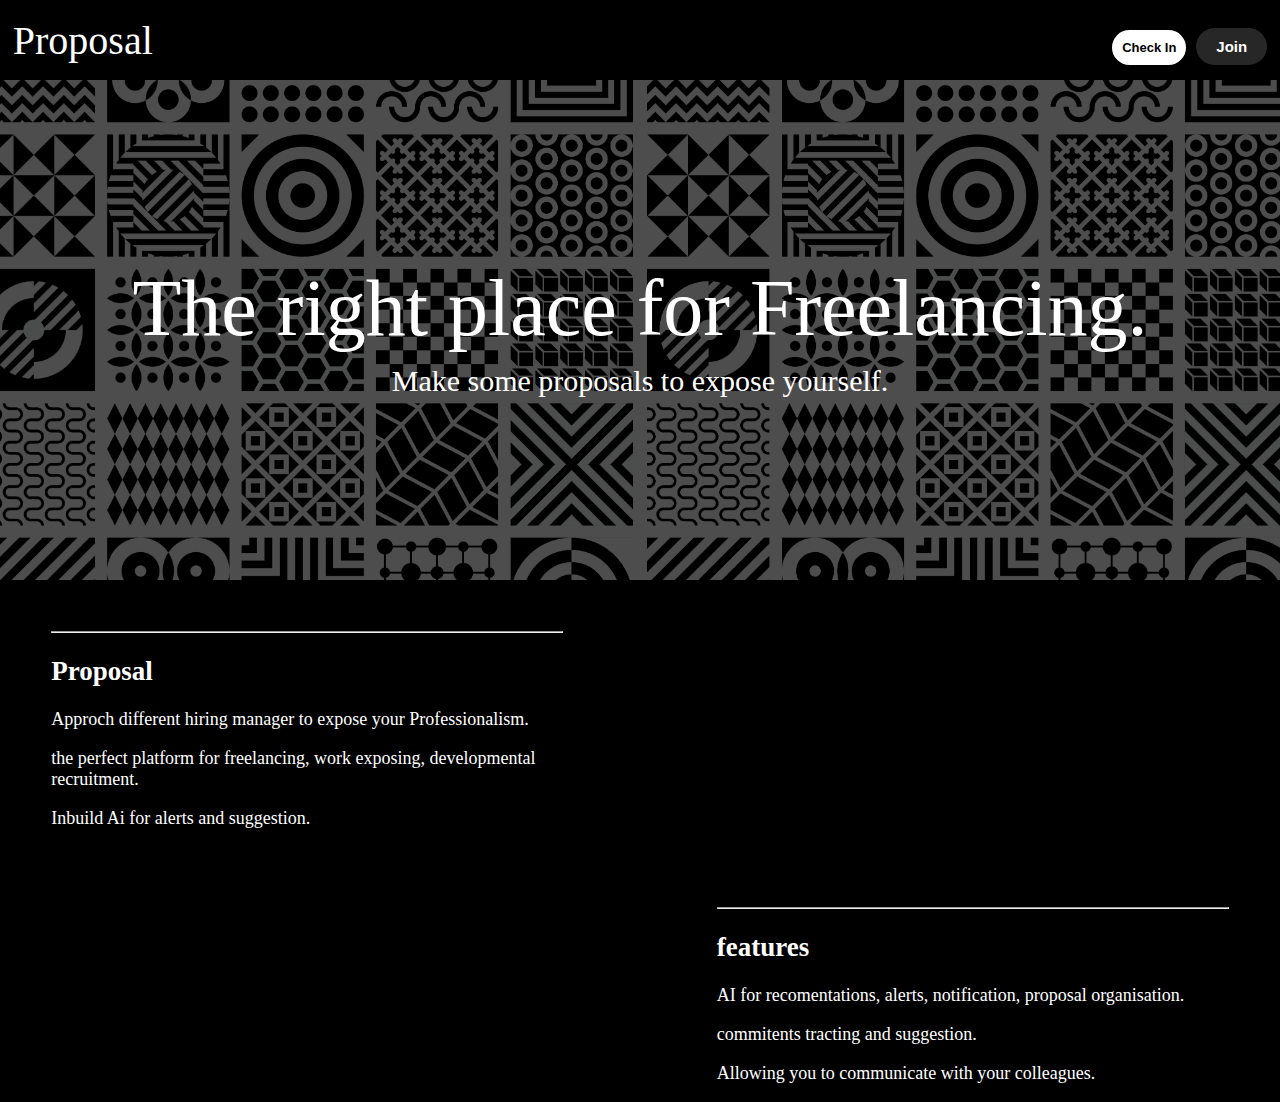
<file: index.html>
<html>
  <head>
    <title>Proposal</title>
    <link rel="stylesheet" href="main-window-style.css">
  </head>
  <body>
    <div class="banner">
      Proposal
      <div>
        <a href="check-in.html"><button class="check-in">Check In</button></a>
        <a href="joinPage.html"><button class="join">Join</button></a>
      </div>
    </div>
    <img src="banner.jpg" loading="eager">
    <div class="title">
      <span>The right place for Freelancing.</span>
      <p>Make some proposals to expose yourself.</p>
    </div>
    <div class="Proposal">
      <hr>
      <h2>Proposal</h2>
      <p>Approch different hiring manager to expose your Professionalism.</p>
      <p>the perfect platform for freelancing, work exposing, developmental recruitment.</p>
      <p>Inbuild Ai for alerts and suggestion.</p>
    </div>
    <div class="hr">
    <div class="features">
      <hr>
      <h2>features</h2>
      <p>AI for recomentations, alerts, notification, proposal organisation.</p>
      <p>commitents tracting and suggestion.</p>
      <p>Allowing you to communicate with your colleagues.</p>
    </div>
    </div>
    
  </body>
</html>
</file>
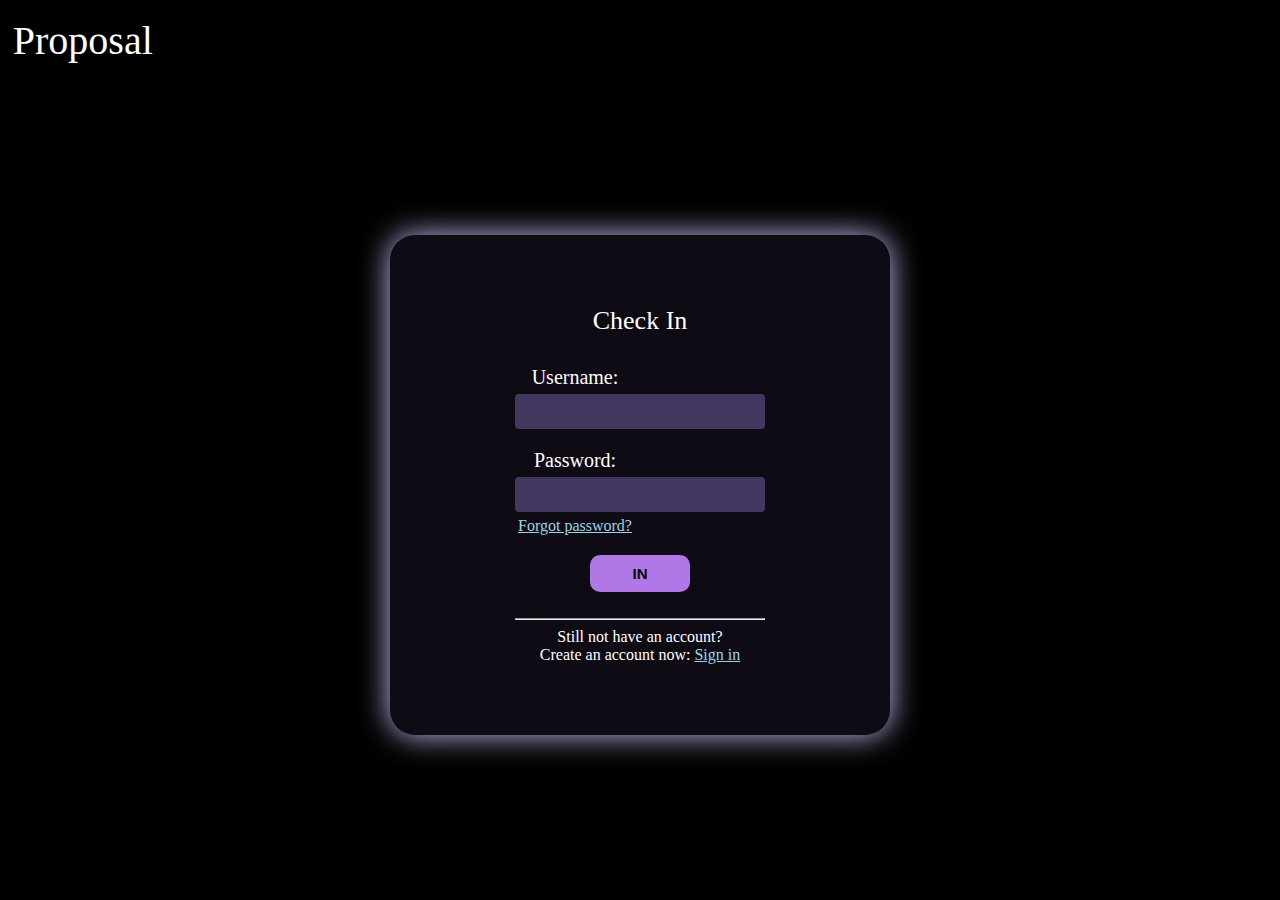
<file: check-in.html>
<html>
  <head>
    <title>Check In</title>
    <link rel="stylesheet" href="check-in-style.css">
  </head>
  <body>
    <div class="banner">Proposal</div>
    <div class="container">
      <div class="frame">
        <div class="con">
        <div class="title">Check In</div>
        <form action="design.html">
          <label>Username:</label>
          <input type="text" required>
          <label>Password:</label>
          <input type="password" id="pass" required>
          <a href="#"><span class="forgot">Forgot password?</span></a>
          <div><button value="submit" class="submit">IN</button></div>
        </form>
        <hr>
        <p class="p">Still not have an account?</p>
        <p>Create an account now: <a href="joinPage.html">Sign in</a></p>
        </div>
      </div>
    </div>
  </body>
</html>
</file>
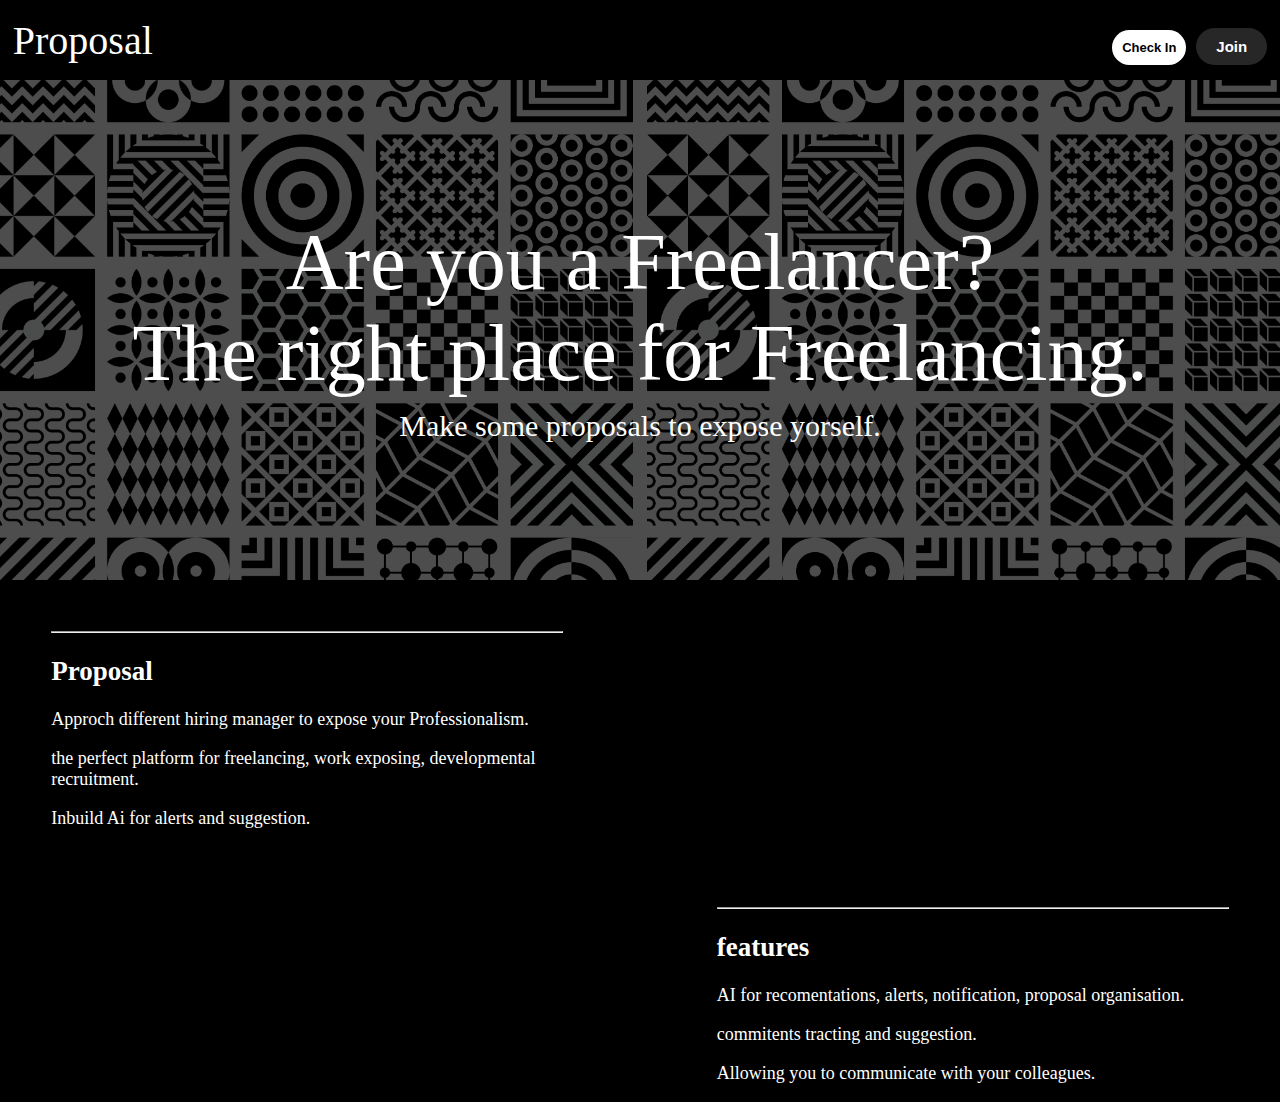
<file: design.html>
<html>
  <head>
    <title>Proposal</title>
    <link rel="stylesheet" href="pra_style.css">
  </head>
  <body>
    <div class="banner">
      Proposal
      <div>
        <a href="sample.html"><button class="check-in">Check In</button></a>
        <button class="join">Join</button>
      </div>
    </div>
    <img src="banner.jpg" loading="eager">
    <div class="title">
      <span>Are you a Freelancer?</span>
      <span>The right place for Freelancing.</span>
      <p>Make some proposals to expose yorself.</p>
    </div>
    <div class="Proposal">
      <hr>
      <h2>Proposal</h2>
      <p>Approch different hiring manager to expose your Professionalism.</p>
      <p>the perfect platform for freelancing, work exposing, developmental recruitment.</p>
      <p>Inbuild Ai for alerts and suggestion.</p>
    </div>
    <div class="hr">
    <div class="features">
      <hr>
      <h2>features</h2>
      <p>AI for recomentations, alerts, notification, proposal organisation.</p>
      <p>commitents tracting and suggestion.</p>
      <p>Allowing you to communicate with your colleagues.</p>
    </div>
    </div>
    
  </body>
</html>
</file>
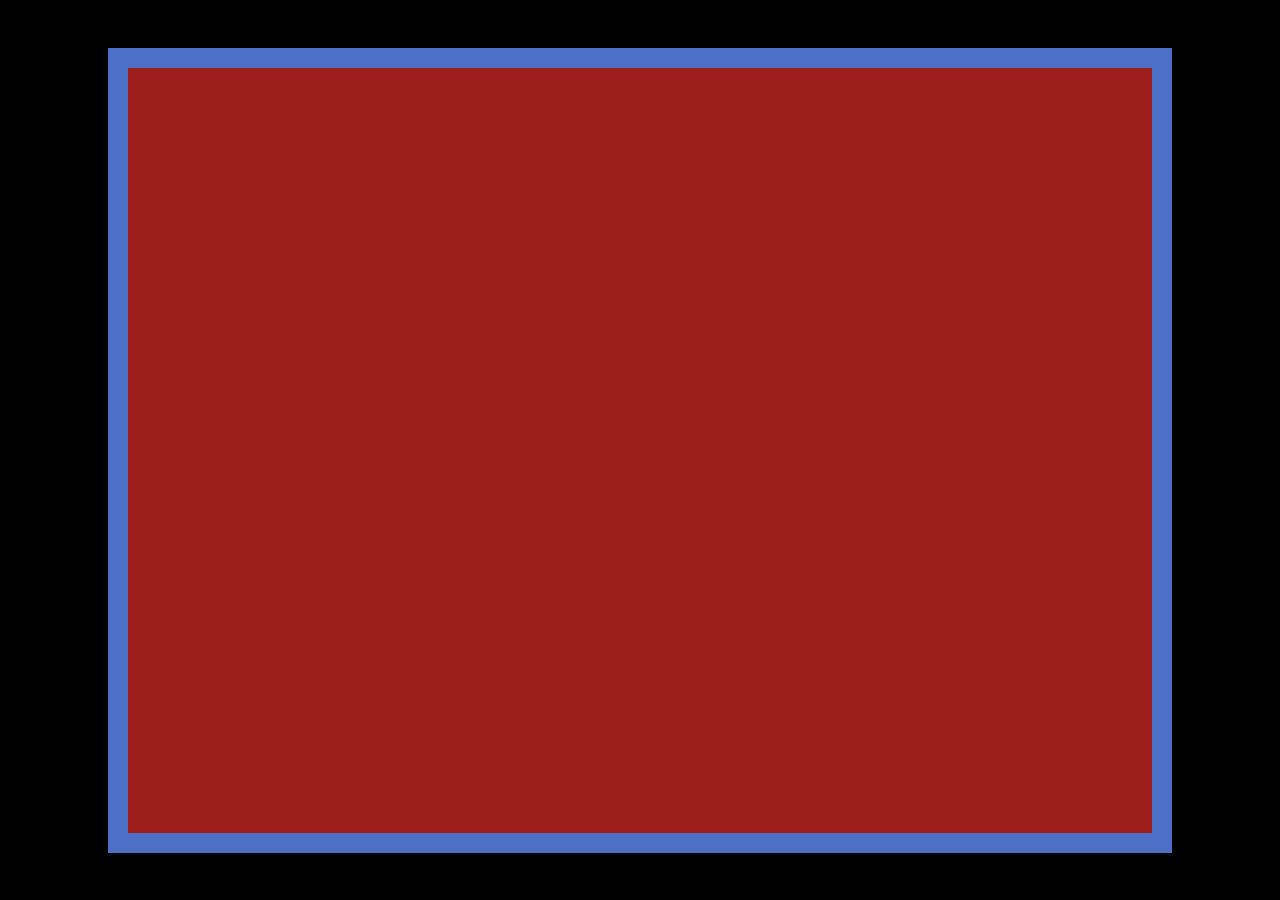
<file: flip.html>
<html>
    <head>
        <link rel="stylesheet" href="flip.css">
    </head>
    <body>
        <div class="container">
            <div class="frame-1">
                
            </div>
            
        </div>
    </body>
</html>
</file>
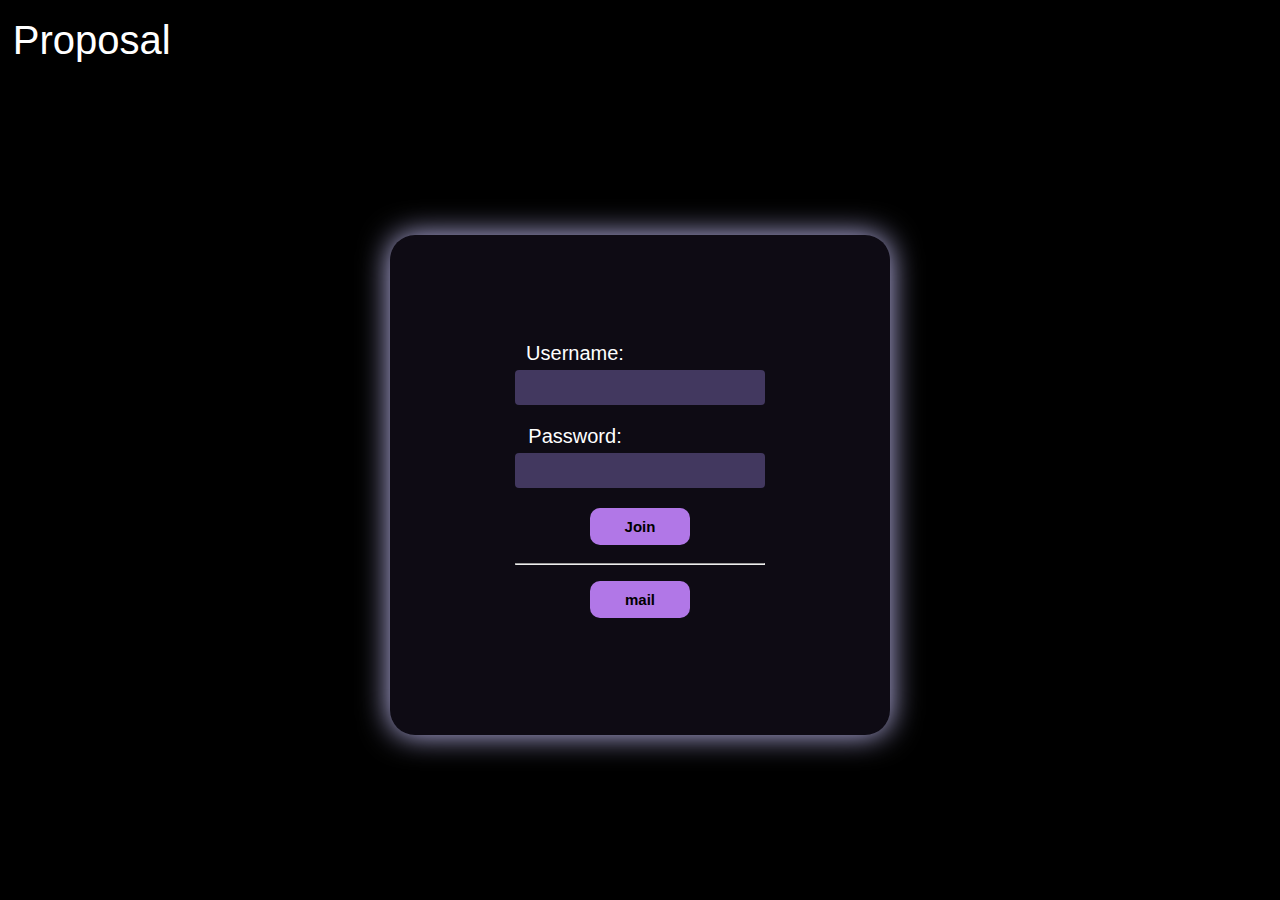
<file: joinPage.html>
<html>
    <head>
        <title>Join</title>
        <link rel="stylesheet" href="JoinPage-style.css">
    </head>
    <body>
        <div class="banner">Proposal</div>
        <div class="joinContrainer">
            <div class="joinFrame">
                <div>
                <form action="">
                    <label>Username:</label>
                    <input type="text">
                    <label>Password:</label>
                    <input type="password">
                    <button value="submit">Join</button>
                    <hr>
                </form>
                <button>mail</button>
            </div>
            </div>
        </div>
    </body>
</html>
</file>
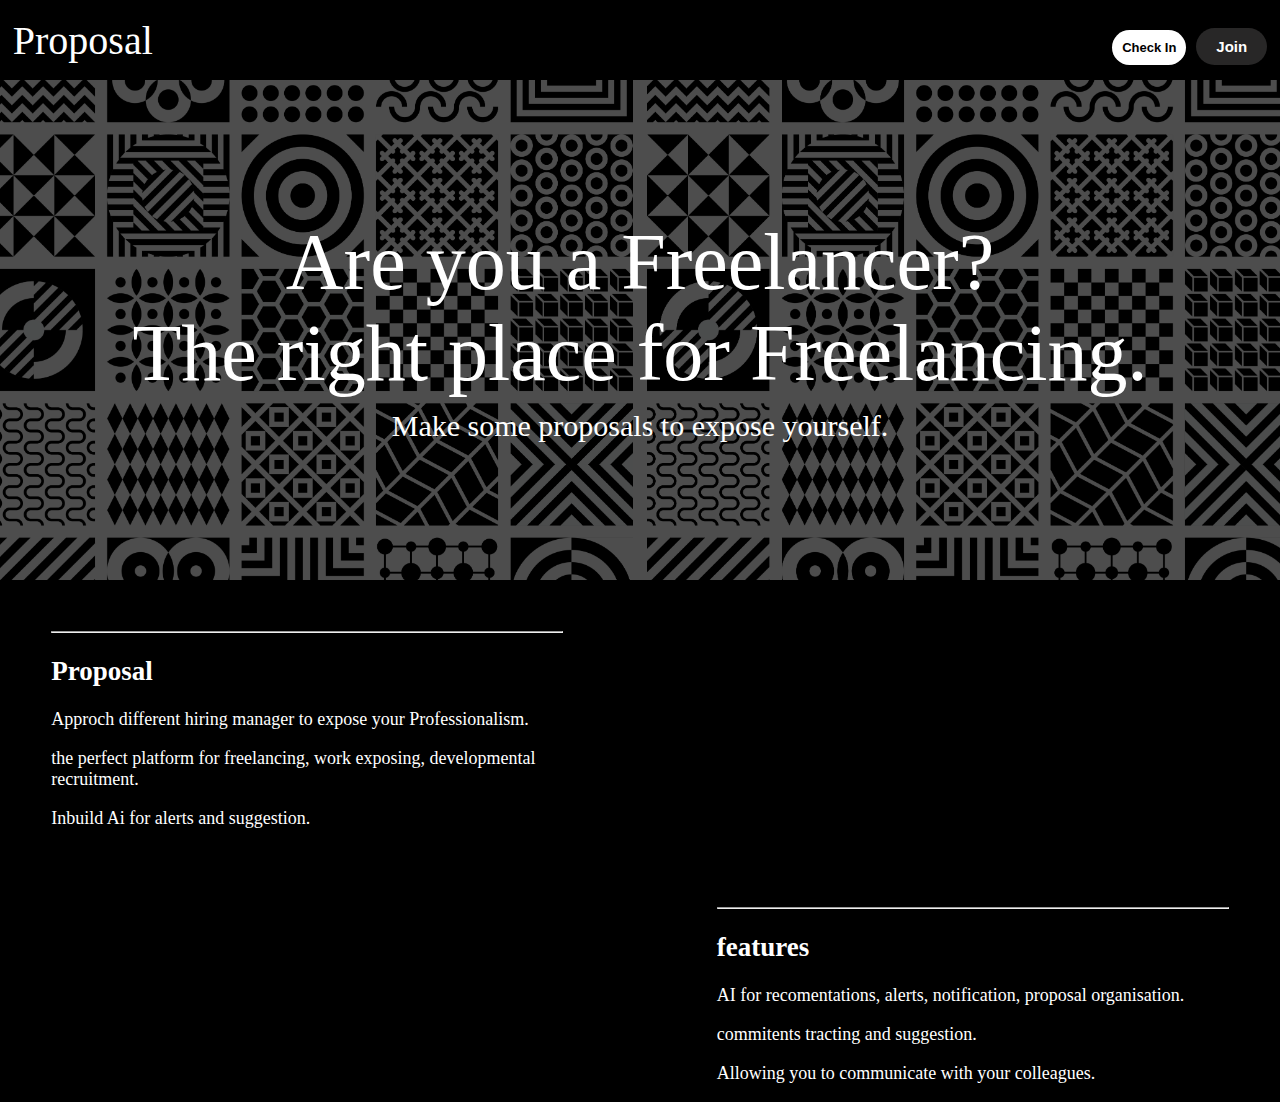
<file: sam.html>
<html>
  <head>
    <title>Proposal</title>
    <link rel="stylesheet" href="pra_style.css">
  </head>
  <body>
    <div class="banner">
      Proposal
      <div>
        <a href="sample.html"><button class="check-in">Check In</button></a>
        <button class="join">Join</button>
      </div>
    </div>
    <img src="banner.jpg" loading="eager">
    <div class="title">
      <span>Are you a Freelancer?</span>
      <span>The right place for Freelancing.</span>
      <p>Make some proposals to expose yourself.</p>
    </div>
    <div class="Proposal">
      <hr>
      <h2>Proposal</h2>
      <p>Approch different hiring manager to expose your Professionalism.</p>
      <p>the perfect platform for freelancing, work exposing, developmental recruitment.</p>
      <p>Inbuild Ai for alerts and suggestion.</p>
    </div>
    <div class="hr">
    <div class="features">
      <hr>
      <h2>features</h2>
      <p>AI for recomentations, alerts, notification, proposal organisation.</p>
      <p>commitents tracting and suggestion.</p>
      <p>Allowing you to communicate with your colleagues.</p>
    </div>
    </div>
    
  </body>
</html>
</file>
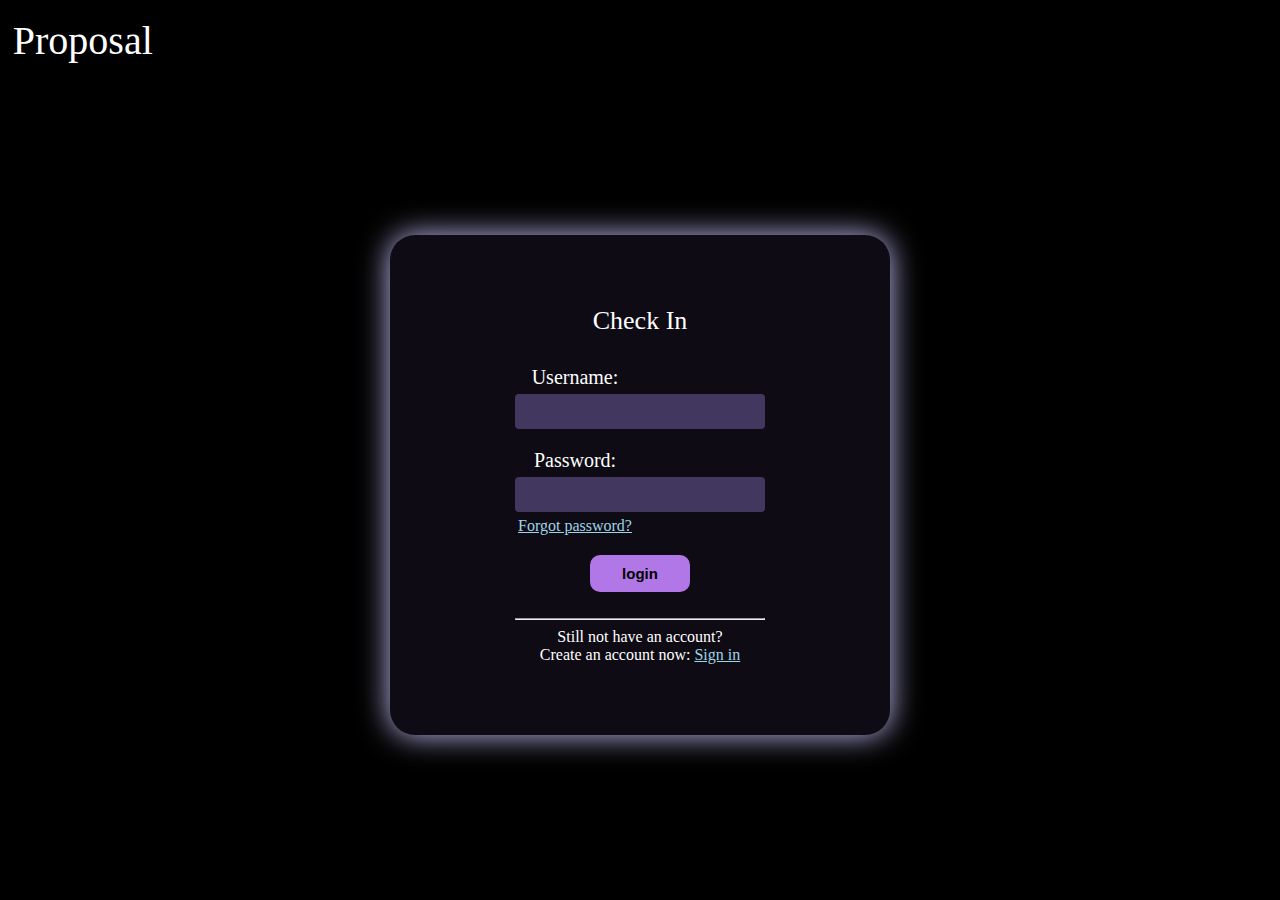
<file: sample.html>
<html>
  <head>
    <title>Check In</title>
    <link rel="stylesheet" href="style.css">
  </head>
  <body>
    <div class="banner">Proposal</div>
    <div class="container">
      <div class="frame">
        <div class="con">
        <div class="title">Check In</div>
        <form action="design.html">
          <label>Username:</label>
          <input type="text" required>
          <label>Password:</label>
          <input type="password" id="pass" required>
          <a href="#"><span class="forgot">Forgot password?</span></a>
          <div><button value="submit" class="submit">login</button></div>
        </form>
        <hr>
        <p class="p">Still not have an account?</p>
        <p>Create an account now: <a href="#">Sign in</a></p>
        </div>
      </div>
    </div>
  </body>
</html>
</file>
<file: main-window-style.css>
body{
  background-color: black;
  color:white;
  margin: 0;
}
.banner{
  height:80px;
  background-color: black;
  display: flex;
  align-items: center;
  font-size: 40px;
  padding-left: 1%;
  padding-right: 1%;
  justify-content: space-between;
  align-items: center;
}

.check-in{
  border:none;
  background-color: white;
  color:black;
  font-weight: bold;
  padding:10px;
  border-radius: 20px;
  font-size:13px;
}

.join{
  border:none;
  background-color: rgb(40, 39, 39) ;
  color:white;
  font-weight: bold;
  padding:10px 20px;
  border-radius: 20px;
  font-size:15px;
}

.join:hover{
  background-color: rgb(69, 67, 67);
}

.check-in:hover{
  background-color: rgb(124, 123, 123);
}


img{
  width:100%;
  height: 500px;
  object-fit: cover;
  object-position: center;
  position: relative;
  opacity: .3;
}

.title{
  display: flex;
  flex-direction: column;
  justify-content: center;
  width:100%;
  text-align: center;
  height: 500px;
  color:rgb(255, 255, 255);
  font-style: bolder;
  font-size:80px;
  position: absolute;
  top:80px;
}

.title p{
  padding: 0;
  margin:0;
  padding-top:10px;
  font-size:30px;
}

.proposal{
  margin-top: 4%;
  width:40%;
  margin-left: 4%;
  font-size: large;
}

.hr{
  display: flex;
  justify-content: right;
}

.features{
  text-align: left;
  margin-top: 4%;
  width:40%;
  margin-right: 4%;
  font-size: large;
}
</file>
<file: check-in-style.css>
body{
  background-color: black;
  color:white;
  margin: 0;
}

.banner{
  height:80px;
  background-color:black;
  display: flex;
  align-items: center;
  font-size: 40px;
  padding-left: 1%;
  animation: mov 2s ease forwards;
}

@keyframes mov{
  from{
    transform: translateX(-30vw);
  }
  to{
    transform: translateX(0);
  }
}

.container{
  height: 90%;
  width: 100%;
  display: flex;
  justify-content: center;
  align-items: center;
}

.frame{
  width: 500px;
  height: 500px;
  background-color: rgb(14, 11, 20);
  border-radius:25px;
  box-shadow: 0px 0px 30px rgb(198, 193, 249);
  text-align: center;
  display: flex;
  align-items: center;
  justify-content: center;
  animation: move 1s ease-in alternate-reverse;
}

@keyframes move{
  from{
      transform: translateY(0);
  }
  to{
      transform: translateY(-500vh);
  }
}

@media screen and (min-height: 1200px){
  .container{height: 50%;}
}

.title{
  font-size:26px;
  margin-bottom: 30px;
}

.frame label{
  display: block;
}

label{
  margin-right: 130px;
  padding-bottom: 5px;
  font-size: 20px;
}

input{
  margin-bottom:20px;
  border:none;
  border-radius: 4px;
  padding: 10px 10px;
  width: 250px;
  color: white;
  background-color: rgb(66, 56, 95);
}
#pass{
  margin-bottom: 0;
}

a{
  color:rgb(159, 212, 230);
}

a:hover{
  color:rgb(107, 201, 232);
}

a:active{
  color: rgb(33, 35, 35);
}


.forgot{
  margin-bottom:20px;
  margin-top:5px;
  margin-right: 130px;
  display: block;
  
}

.submit{
  display: block;
  justify-content: center;
  border: none;
  font-weight: bold;
  width: 40%;
  padding: 10px;
  font-size: 15px;
  border-radius: 10px;
  background-color: rgb(177, 119, 231);
  margin-bottom: 10px;
}

form div{
  display: flex;
  margin-top: 10px;
  justify-content: center;
}

p{
  margin:0;
}
</file>
<file: pra_style.css>
body{
  background-color: black;
  color:white;
  margin: 0;
}
.banner{
  height:80px;
  background-color: black;
  display: flex;
  align-items: center;
  font-size: 40px;
  padding-left: 1%;
  padding-right: 1%;
  justify-content: space-between;
  align-items: center;
}

.check-in{
  border:none;
  background-color: white;
  color:black;
  font-weight: bold;
  padding:10px;
  border-radius: 20px;
  font-size:13px;
}

.join{
  border:none;
  background-color: rgb(40, 39, 39) ;
  color:white;
  font-weight: bold;
  padding:10px 20px;
  border-radius: 20px;
  font-size:15px;
}

.join:hover{
  background-color: rgb(69, 67, 67);
}

.check-in:hover{
  background-color: rgb(124, 123, 123);
}


img{
  width:100%;
  height: 500px;
  object-fit: cover;
  object-position: center;
  position: relative;
  opacity: .3;
}

.title{
  display: flex;
  flex-direction: column;
  justify-content: center;
  width:100%;
  text-align: center;
  height: 500px;
  color:rgb(255, 255, 255);
  font-style: bolder;
  font-size:80px;
  position: absolute;
  top:80px;
}

.title p{
  padding: 0;
  margin:0;
  padding-top:10px;
  font-size:30px;
}

.proposal{
  margin-top: 4%;
  width:40%;
  margin-left: 4%;
  font-size: large;
}

.hr{
  display: flex;
  justify-content: right;
}

.features{
  text-align: left;
  margin-top: 4%;
  width:40%;
  margin-right: 4%;
  font-size: large;
}
</file>
<file: flip.css>
.container{
    background-color: black;
    width:100%;
    height:100%;
    display: flex;
    justify-content: center;
    align-items: center;
   
}
body{
    margin:0;
}
.frame-1{
    background-color: rgb(158, 29, 29);
    width:80%;
    height:85%;
    animation: move 2s ease-in-out alternate-reverse infinite ;
    border:20px solid rgb(75, 112, 197);

}




@keyframes move{
    0%{
        background-color: red;
        transform:scale(1,1);
    }
    50%{
        background-color: red;
        transform:scale(0,1);
    }
    60%{
        background-color: white;
        transform:scale(0,1);
    }
    100%{
        background-color: white;
        transform:scale(1,1);
    }
}
</file>
<file: JoinPage-style.css>
body{
    margin:0;
    background-color: black;
    color: white;
    font-family: Arial, Helvetica, sans-serif;
}

.banner{
    height:80px;
    background-color:black;
    display: flex;
    align-items: center;
    font-size: 40px;
    padding-left: 1%;
    animation: mov 2s ease forwards;
  }
  
  @keyframes mov{
    from{
      transform: translateX(-30vw);
    }
    to{
      transform: translateX(0);
    }
  }
  

.joinContrainer{
    height: 90%;
    width: 100%;
    display: flex;
    justify-content: center;
    align-items: center;
}

.joinFrame{
    width: 500px;
    height: 500px;
    background-color: rgb(14, 11, 20);
    border-radius:25px;
    box-shadow: 0px 0px 30px rgb(198, 193, 249);
    text-align: center;
    display: flex;
    align-items: center;
    justify-content: center;
    animation: move 1s ease-in alternate-reverse;
}

@keyframes move{
    from{
        transform: translateY(0);
    }
    to{
        transform: translateY(-500vh);
    }
  }

input{
    margin-bottom:20px;
    border:none;
    border-radius: 4px;
    padding: 10px 10px;
    width: 250px;
    color: white;
    background-color: rgb(66, 56, 95);
    display: block;
  }

  label{
    display: block;
    margin-right: 130px;
    padding-bottom: 5px;
    font-size: 20px;
  }

button{
    border: none;
    font-weight: bold;
    width: 40%;
    padding: 10px;
    font-size: 15px;
    border-radius: 10px;
    background-color: rgb(177, 119, 231);
    margin-bottom: 10px;
}
</file>
<file: style.css>
body{
  background-color: black;
  color:white;
  margin: 0;
}

.banner{
  height:80px;
  background-color:black;
  display: flex;
  align-items: center;
  font-size: 40px;
  padding-left: 1%;
  animation: mov 1s ease forwards;
}

@keyframes mov{
  from{
    transform: translateX(-30vw);
  }
  to{
    transform: translateX(0);
  }
}

.container{
  height: 90%;
  width: 100%;
  display: flex;
  justify-content: center;
  align-items: center;
}

.frame{
  width: 500px;
  height: 500px;
  background-color: rgb(14, 11, 20);
  border-radius:25px;
  box-shadow: 0px 0px 30px rgb(198, 193, 249);
  text-align: center;
  display: flex;
  align-items: center;
  justify-content: center;
  animation: move .5s ease-in alternate-reverse;
}

@keyframes move{
  from{
      transform: translateY(0);
  }
  to{
      transform: translateY(-30vh);
  }
}

@media screen and (min-height: 1200px){
  .container{height: 50%;}
}

.title{
  font-size:26px;
  margin-bottom: 30px;
}

.frame label{
  display: block;
}

label{
  margin-right: 130px;
  padding-bottom: 5px;
  font-size: 20px;
}

input{
  margin-bottom:20px;
  border:none;
  border-radius: 4px;
  padding: 10px 10px;
  width: 250px;
  color: white;
  background-color: rgb(66, 56, 95);
}
#pass{
  margin-bottom: 0;
}

a{
  color:rgb(159, 212, 230);
}

a:hover{
  color:rgb(107, 201, 232);
}

a:active{
  color: rgb(33, 35, 35);
}


.forgot{
  margin-bottom:20px;
  margin-top:5px;
  margin-right: 130px;
  display: block;
  
}

.submit{
  display: block;
  justify-content: center;
  border: none;
  font-weight: bold;
  width: 40%;
  padding: 10px;
  font-size: 15px;
  border-radius: 10px;
  background-color: rgb(177, 119, 231);
  margin-bottom: 10px;
}

form div{
  display: flex;
  margin-top: 10px;
  justify-content: center;
}

p{
  margin:0;
}
</file>
